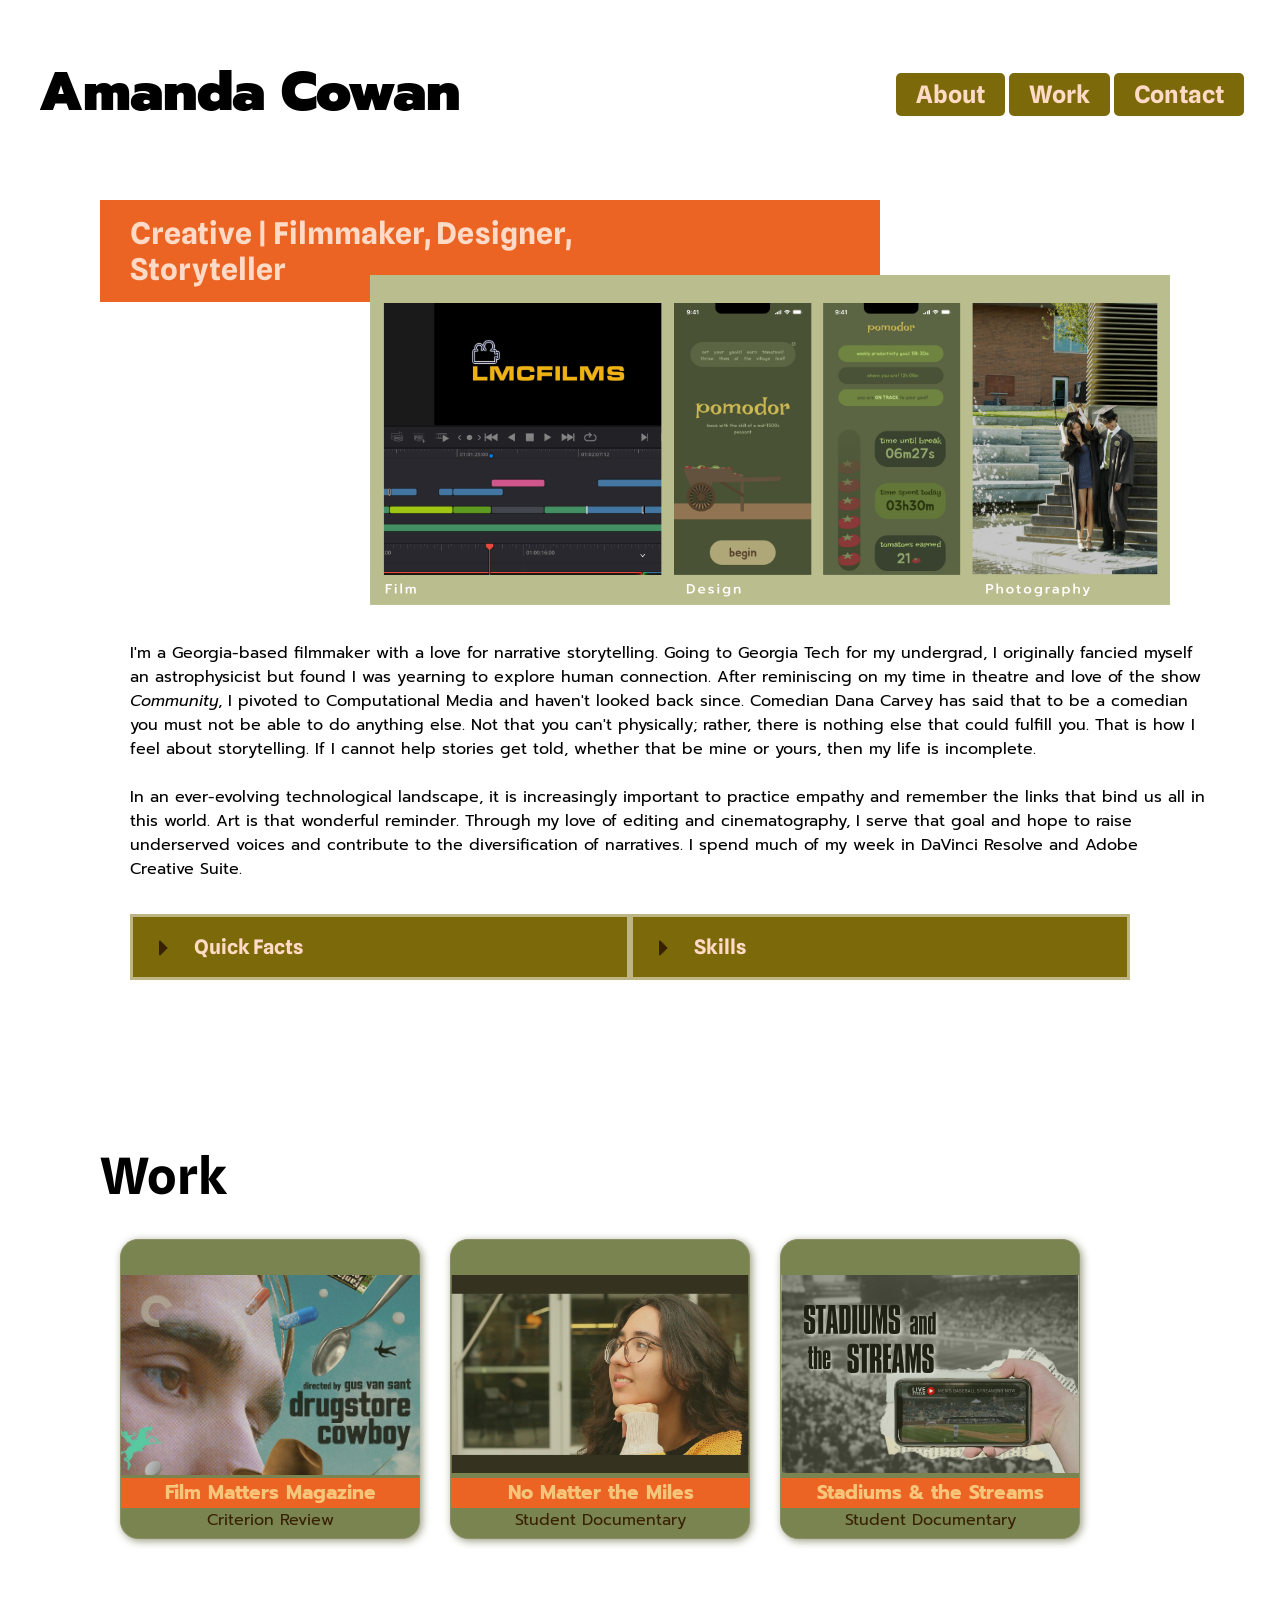
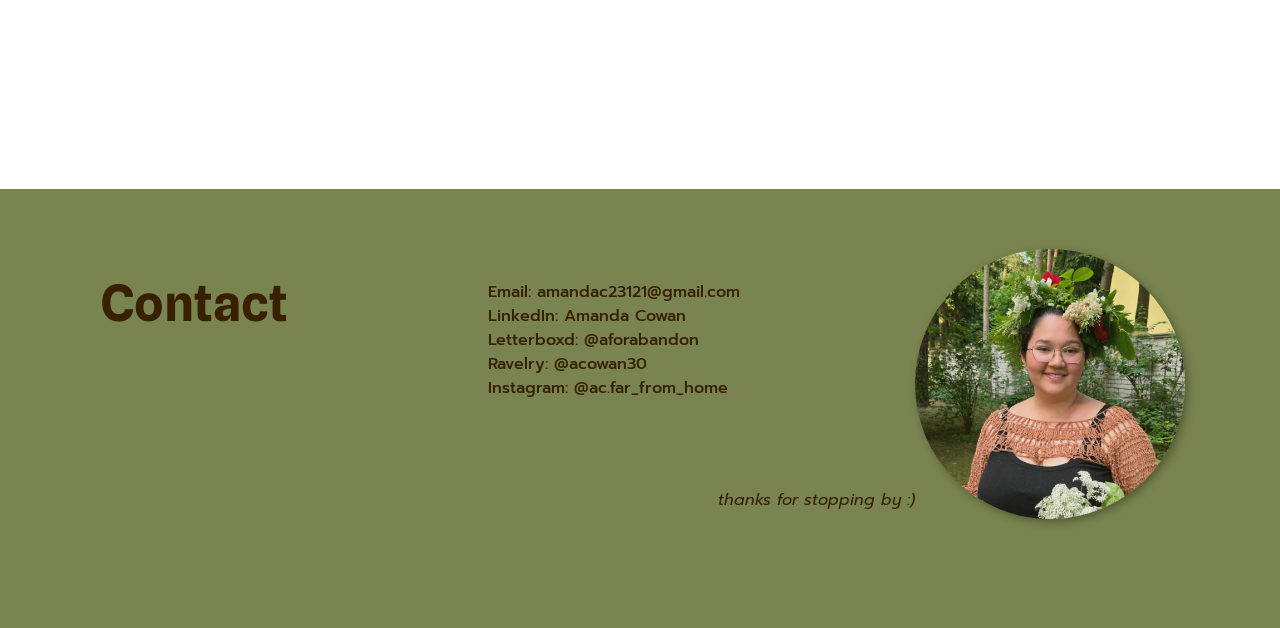
<file: index.html>
<!DOCTYPE html>
<html>
<head>
<title>Amanda Cowan Portfolio</title>
<link rel="icon" type="image/x-icon" href="webFavi.ico">
<meta charset="UTF-8">
<meta name="viewport" content="width=device-width, initial-scale=1">
<link rel="stylesheet" href="stylesheet.css">
<link rel="preconnect" href="https://fonts.googleapis.com">
<link rel="preconnect" href="https://fonts.gstatic.com" crossorigin>
<link href="https://fonts.googleapis.com/css2?family=Prompt:ital,wght@0,100;0,200;0,300;0,400;0,500;0,600;0,700;0,800;0,900;1,100;1,200;1,300;1,400;1,500;1,600;1,700;1,800;1,900&family=Spline+Sans:wght@300..700&display=swap" rel="stylesheet">
<style>
  .flex-container {
            height: 300px;
            display:flex;
  }

  .flex-main {
            flex-grow: 5;
            padding-left: 29px;
        }

  .flex-sidebar {
      flex-grow: 5;
      padding: 20px;
  }

  nav {
    padding-left: 400px;
    padding-top: 18px;
  }

  section {
    padding-top: 50px;
    padding-left: 100px;
    padding-right: 75px;
  }

  /*
     The following was used to create a collapsible list
     of skills in the 'Work' section.
  */

  .collapsible {
    background-color: #7C6A0A;
    cursor: pointer;
    padding: 18px;
    width: 500px;
    color:#FFDAC6;
    border-style: solid;
    border-color: #beb585;
    border-width: 1%;
    text-align: left;
    font-size: 32;
  }

  .active, .collapsible:hover {
    background-color: #b3a138;
  }

  .collapsible:after {
    content: '\23F5';
    color: #372100;
    padding-right: 20px;
    float: left;
    margin-left: 3px;
  }

  .active:after {
    content: '\23F7';
  }

  .content {
    padding: 0 18px;
    padding-top: 0px;
    margin-left: 15px;
    width: 500px;
    border-radius: 12px;
    max-height: 0;
    overflow:hidden;
    transition: max-height 0.2s ease-out;
    
  }

  /*
    The following CSS helps to create the slideshow gallery in 'Work'
  */
  * {
  box-sizing: border-box;
  }

  img {
    vertical-align: middle;
  }

  .container {
    position:relative;
  }

  .slides {
    display: none;
  }

  .cursor {
    cursor: pointer;
  }

  .prev,
  .next {
    cursor: pointer;
    position: absolute;
    top: 40%;
    width: auto;
    padding: 10px;
    margin-top: 50px;
    color:#EDF3EC;
    font-size: 15px;
    border-radius: 0 10px 10px 0;
    user-select: none;
    -webkit-user-select: none;
  }

  .next {
    right: 9.75%;
    border-radius: 10px 0 0 10px;
  }

  .prev:hover,
  .next:hover {
    background-color: rgba(76, 46, 5, 0.5);
  }

  .caption-container {
    text-align: left;
    background-color: rgba(76, 46, 5, 0.5);
    padding: 2px 5px;
    color:#EDF3EC;
  }

  .row:after {
    content: "";
    display: table;
    clear: both;
  }

  .column {
    float: left;
    width: 16.66%
  }

  .thumbnail {
    opacity: 0.6;
  }

  .active,
  .thumbnail:hover {
    opacity: 1;
  }

  .navigation {
    clip-path: shape(from 0 0,curve to 15% 4% with 10% 4%,curve to 25% 2% with 20% 4%,curve to 35% 5% with 30% 0%,curve to 45% 11.5% with 40% 10%,curve to 55% 7% with 50% 13%,curve to 65% 5% with 60% 1%,curve to 75% 6% with 70% 9%,curve to 85% 3% with 80% 3%,curve to 100% 0 with 90% 3%,vline to 100%,curve to 85% 97.5% with 90% 100%,curve to 75% 97% with 80% 95%,curve to 65% 95% with 70% 99%,curve to 55% 94% with 60% 91%,curve to 45% 92.5% with 50% 97%,curve to 35% 93.5% with 40% 88%,curve to 25% 93.5% with 30% 99%,curve to 15% 88.5% with 20% 88%,curve to 0 100% with 10% 89%,vline to 0);
  }

  .navigation:hover {
    opacity: 0.5;
  }


  /*All CSS below is for the various fonts, of which there are three families:
  *        - Lovers Quarrel: Used for name in top corner and extra embellishment
  *        - Simonetta: Used for headers, specifically Simonetta Black
  *        - Prompt: Used for general text throughout
  */

  .prompt-thin {
  font-family: "Prompt", sans-serif;
  font-weight: 100;
  font-style: normal;
  }

  .prompt-extralight {
    font-family: "Prompt", sans-serif;
    font-weight: 200;
    font-style: normal;
  }

  .prompt-light {
    font-family: "Prompt", sans-serif;
    font-weight: 300;
    font-style: normal;
  }

  .prompt-regular {
    font-family: "Prompt", sans-serif;
    font-weight: 400;
    font-style: normal;
  }

  .prompt-medium {
    font-family: "Prompt", sans-serif;
    font-weight: 500;
    font-style: normal;
  }

  .prompt-semibold {
    font-family: "Prompt", sans-serif;
    font-weight: 600;
    font-style: normal;
  }

  .prompt-bold {
    font-family: "Prompt", sans-serif;
    font-weight: 700;
    font-style: normal;
  }

  .prompt-extrabold {
    font-family: "Prompt", sans-serif;
    font-weight: 800;
    font-style: normal;
  }

  .prompt-black {
    font-family: "Prompt", sans-serif;
    font-weight: 900;
    font-style: normal;
  }

  .prompt-thin-italic {
    font-family: "Prompt", sans-serif;
    font-weight: 100;
    font-style: italic;
  }

  .prompt-extralight-italic {
    font-family: "Prompt", sans-serif;
    font-weight: 200;
    font-style: italic;
  }

  .prompt-light-italic {
    font-family: "Prompt", sans-serif;
    font-weight: 300;
    font-style: italic;
  }

  .prompt-regular-italic {
    font-family: "Prompt", sans-serif;
    font-weight: 400;
    font-style: italic;
  }

  .prompt-medium-italic {
    font-family: "Prompt", sans-serif;
    font-weight: 500;
    font-style: italic;
  }

  .prompt-semibold-italic {
    font-family: "Prompt", sans-serif;
    font-weight: 600;
    font-style: italic;
  }

  .prompt-bold-italic {
    font-family: "Prompt", sans-serif;
    font-weight: 700;
    font-style: italic;
  }

  .prompt-extrabold-italic {
    font-family: "Prompt", sans-serif;
    font-weight: 800;
    font-style: italic;
  }

  .prompt-black-italic {
    font-family: "Prompt", sans-serif;
    font-weight: 900;
    font-style: italic;
  }

  .spline-sans-bold {
    font-family: "Spline Sans", sans-serif;
    font-optical-sizing: auto;
    font-weight: 700;
    font-style: normal;
  }

</style>
</head>
<body>

<!-- Heading for the page, including the navigation -->
<div class="flex-container" style="height:125px">
  <div class="flex-main">
    <h1 class="prompt-semibold" 
      style="font-size: 54px; padding-left: 10px; overflow: hidden; white-space: nowrap; padding-top: 15px;">
      <b>Amanda Cowan</b>
    </h1>
  </div>
  <div class="flex-sidebar" style="padding-top: 55px;">
    <nav>
      <button onclick="document.location='#About'" 
        style="border: none; border-radius: 5px; background-color: #7C6A0A; font-size: 24px; color: #FFDAC6;
          padding-top: 7px; padding-bottom: 7px; padding-left: 20px; padding-right: 20px;" 
        class="spline-sans-bold cursor navigation">
        About
      </button>
      <button onclick="document.location='#Work'"
        style="border: none; border-radius: 5px; background-color: #7C6A0A; font-size: 24px; color: #FFDAC6;
          padding-top: 7px; padding-bottom: 7px; padding-left: 20px; padding-right: 20px;"
        class="spline-sans-bold cursor navigation">
        Work
      </button>
      <button onclick="document.location='#Contact'"
        style="border: none; border-radius: 5px; background-color: #7C6A0A; font-size: 24px; color: #FFDAC6;
          padding-top: 7px; padding-bottom: 7px; padding-left: 20px; padding-right: 20px;"
        class="spline-sans-bold cursor navigation">
        Contact
      </button>
    </nav>
  </div>
  
<!-- End of Heading -->
</div>

<!--About Section!-->
<div>
  <section id="About">
    <h1 class="spline-sans-bold" style="font-size: 30px; position: absolute; z-index: -1; margin-right: 400px;
      padding-right: 250px; padding-left: 30px; padding-top: 15px; padding-bottom: 15px;
      background-color: #EB6424; color:#FFDAC6">
      Creative | Filmmaker, Designer, Storyteller</h1>
    <div style="position: relative; left: 200px; width: 800px; border: none; background-color: #BABD8D; 
      margin-top: 100px; margin-left: 70px;">
      <image src="/Portfolio Items/Website Header Compiled.svg" height="330" width="800"></image>
    </div>
    <div style="padding-top: 20px; padding-left: 30px;">
      <p class="prompt-regular"> 
        I'm a Georgia-based filmmaker with a love for narrative storytelling. 
        Going to Georgia Tech for my undergrad, I originally fancied myself an astrophysicist but found I was yearning to explore human connection. 
        After reminiscing on my time in theatre and love of the show <i>Community</i>, I pivoted to Computational Media and haven't looked back since.
        Comedian Dana Carvey has said that to be a comedian you must not be able to do anything else. 
        Not that you can't physically; rather, there is nothing else that could fulfill you. 
        That is how I feel about storytelling. If I cannot help stories get told, whether that be mine or yours, then my life is incomplete.
        <br> <br>
        In an ever-evolving technological landscape, it is increasingly important to practice empathy and remember the links that bind us all in this world. 
        Art is that wonderful reminder. 
        Through my love of editing and cinematography, I serve that goal and hope to raise underserved voices and contribute to the diversification of narratives. I spend much of my week in DaVinci Resolve and Adobe Creative Suite. 
      </p>
      <div class="flex-container" style="height:fit-content">
        <div>
          <h2 class="collapsible spline-sans-bold" style="font-size: 20px; color:#FFDAC6;">Quick Facts</h2>
          <ul class="content prompt-regular" style="padding-left: 40px; margin-right: -40px;">
            <li>Driven by storytelling in all aspects.
              <ul>
                <li>Data</li>
                <li>Film</li>
                <li>Design</li>
              </ul>
            </li> 
            <li>Georgia Tech Graduate <small>(2025)</small>
              <ul>
                <li>B.S. Computational Media</li>
                <li>Minored in Russian Studies</li>
                  <ul>
                    <li>Если вы когда-то хотите говорить, я бы любила!</li>
                  </ul>
              </ul>
            </li>
            <li>Self-Proclaimed Cinephile
              <ul>
                <li>Link with me on
                  <b><a href="https://letterboxd.com/aforabandon/">
                    Letterboxd!
                  </a></b>
                </li>
              </ul>
            </li>
            <li>Fiber Artist
              <ul>
                <li>While I started with crochet, I have started to lean a lot more towards knitting recently. If you want to see what I'm working on, check out my account on 
                  <b><a href="https://www.ravelry.com/projects/acowan30">
                    Ravelry!
                  </a></b>
                </li>
              </ul>
            </li>
            <li>
              All parts of this website were made by me, from the photography to the code!
              <ul>
                <li>If you see any glaring errors or have questions, please feel free to <a href="#Contact">reach out</a>!
                </li>
              </ul>
            </li>
          </ul>
        </div>
        <div>
          <h2 class="collapsible spline-sans-bold" style="font-size: 20px; color:#FFDAC6;">Skills</h2>
          <ul class="content prompt-regular" style="padding-left: 40px; margin-right: -40px;">
            <li>Software:
              <ul>
                <li>Davinci Resolve</li>
                <li style="margin-right: -40px;">Adobe Creative Cloud</li>
                <ul>
                  <li>Photoshop</li>
                  <li>Illustrator</li>
                  <li>Lightroom</li>
                  <li>Premiere Pro</li>
                </ul>
                <li>Figma</li>
                <li>Jira</li>
                <li>Tableau</li>
                <li>Microsoft Office</li>
              </ul>
            </li> 
            <li>Languages (Global & Programming): 
              <ul>
                <li>Russian <small style="color:gray"> | conversational</small></li>
                <li>Java <small style="color:gray"> | proficient</small></li>
                <li>Python <small style="color:gray"> | proficient</small></li>
                <li>C <small style="color:gray"> | some knowledge</small></li>
                <li>HTML & CSS <small style="color:gray"> | proficient</small></li>
                <li>Javascript <small style="color:gray"> | some knowledge</small></li>
              </ul>
            </li>
          </ul>
        </div>
        
      </div>
      
    </div>
  </section>
</div>

<!--Work Section!-->
<div id="Work" style="padding-bottom: 250px;">
  <h1 class="spline-sans-bold" style="font-size: 50px; padding-left: 100px; padding-top: 100px;">Work</h1>
  <div class="flex-container projectContainer">
    <div class="projectCard" id="filmCritic" style="background-color: #7A8450;"
      onclick="window.open('https://www.filmmattersmagazine.com/2025/10/15/drugstore-cowboy-1989-reviewed-by-amanda-cowan/')">
      <img style="width: 299px; margin: auto;
        margin-top: 35px; opacity: 0.75;"
        src="drugstoreCowboy.jpg">
      <p style="margin-top: 20px; height: 30px; width: 299px; font-size: larger; color: #f7c57a; background-color: #EB6424;"><b>Film Matters Magazine</b></p>
      <p style="margin-top: 16.9px; height: 20px; width: 299px; color: #372100;">Criterion Review</p> </div>
    <div class="projectCard" id="milesDoc" style="background-color: #7A8450;"
      onclick="window.open('https://youtu.be/TUyO9MtBH1U')">
      <img style="width: 299px; margin: auto;
        margin-top: 35px; opacity: 0.75;"
        src="noMatterMiles299x199.svg">
      <p style="margin-top: 20px; height: 30px; width: 299px; font-size: larger; color: #f7c57a; background-color: #EB6424;"><b>No Matter the Miles</b></p>
      <p style="margin-top: 16.9px; height: 20px; width: 299px; color: #372100;">Student Documentary</p> </div>
    <div class="projectCard" id="stadiumDoc" style="background-color: #7A8450;"
      onclick="window.open('https://youtu.be/z5ITjdLuODA')">
      <img style="width: 299px; margin: auto;
        margin-top: 35px; opacity: 0.75;"
        src="stadiumStreams.svg">
      <p style="margin-top: 20px; height: 30px; width: 299px; font-size: larger; color: #f7c57a; background-color: #EB6424;"><b>Stadiums & the Streams</b></p>
      <p style="margin-top: 16.9px; height: 20px; width: 299px; color: #372100;">Student Documentary</p> </div>

    </div>
  </div>
  
</div>

<!--Contact Section!-->
<div id="Contact" style="background-color: #7A8450;">
  <div class="flex-container" style="height: fit-content;">
      <h1 class="spline-sans-bold" style="color:#372100;font-size: 50px; padding-left: 100px; padding-top: 50px;">Contact</h1>
      <div style="padding-top: 20px; padding-bottom: 100px">
        <p class="prompt-medium" style="color:#372100; padding-left: 200px; margin-right: 175px; padding-top: 55px;">
          Email: <a href="mailto: amandac23121@gmail.com">amandac23121@gmail.com</a> <br>
          LinkedIn: <a href="https://www.linkedin.com/in/amanda-cowan-9978b525a/">Amanda Cowan</a> <br>
          Letterboxd: <a href="https://letterboxd.com/aforabandon/">@aforabandon</a> <br>
          Ravelry: <a href="https://www.ravelry.com/projects/acowan30">@acowan30</a> <br>
          Instagram: <a href="https://www.instagram.com/ac.far_from_home/?next=%2F">@ac.far_from_home</a> <br>
          <br> <br> <br>
        </p>
        <p class="prompt-regular-italic" style="text-align: right; color:#372100"> thanks for stopping by :) </p>
      </div>
        <div style="padding-top: 60px;"><img style="border-radius: 50%; width: 270px; opacity: 0.87; box-shadow: #4d5430 3px 3px 8px;" src="selfPic.PNG"> </div>
    </div>
</div>

<!--JavaScript Portion!
    Used to animate the Collapsible toggle list in the Work section.
    Used to enable the slideshow gallery in the Work section.
    Will attempt to use to enable pop-up descriptions for Portfolio section-->
<script>
  var coll = document.getElementsByClassName("collapsible");
  var i;

  for (i = 0; i < coll.length; i++) {
    coll[i].addEventListener("click", function() {
      this.classList.toggle("active");
      var content = this.nextElementSibling;
      if (content.style.maxHeight){
        content.style.maxHeight = null;
      } else {
        content.style.maxHeight = content.scrollHeight + "px";
      }
    });
  }

const filmCritic = document.getElementById("filmCritic");
const criticPad = filmCritic.style.padding;
const criticTitle = filmCritic.innerHTML;
filmCritic.addEventListener("mouseover", function() {
  const criticInfo = "Released in 1989, Drugstore Cowboy adapts criminal James Vogel's autobiography of the same name. Click here to read my review of its 2025 Criterion release, published online at Film Matters Magazine.";
  filmCritic.innerHTML = criticInfo;
  filmCritic.style.paddingTop = "60px";
  filmCritic.style.paddingLeft = "20px";
  filmCritic.style.paddingRight = "20px";
});
filmCritic.addEventListener("mouseout", function() {
  filmCritic.innerHTML = criticTitle;
  filmCritic.style.padding = criticPad;
});

const milesDoc = document.getElementById("milesDoc");
const milesPad = milesDoc.style.padding;
const milesTitle = milesDoc.innerHTML;
milesDoc.addEventListener("mouseover", function(){
  const milesInfo = "An exploration of long-distance friendship, No Matter the Miles follows director Suhani Mahajan and takes a look at how she maintains meaningful cross-country connection.";
  milesDoc.innerHTML = milesInfo;
  milesDoc.style.paddingTop = "80px";
  milesDoc.style.paddingLeft = "20px";
  milesDoc.style.paddingRight = "20px";
});
milesDoc.addEventListener("mouseout", function() {
  milesDoc.innerHTML = milesTitle;
  milesDoc.style.padding = milesPad;
});

const stadiumDoc = document.getElementById("stadiumDoc");
const stadiumPad = stadiumDoc.style.padding;
const stadiumTitle = stadiumDoc.innerHTML;
stadiumDoc.addEventListener("mouseover", function(){
  const stadiumInfo = "The Internet changed how we interact with everything. What does that change look like in college sports? By examining multiple levels of sports viewership and interactivity across Georgia Tech campus, 'Stadiums and the Streams' attempts to gain insight into the ongoing projection.";
  stadiumDoc.innerHTML = stadiumInfo;
  stadiumDoc.style.paddingTop = "25px";
  stadiumDoc.style.paddingLeft = "20px";
  stadiumDoc.style.paddingRight = "20px";
});
stadiumDoc.addEventListener("mouseout", function() {
  stadiumDoc.innerHTML = stadiumTitle;
  stadiumDoc.style.padding = stadiumPad;
});
</script>

</body>
</html>
</file>
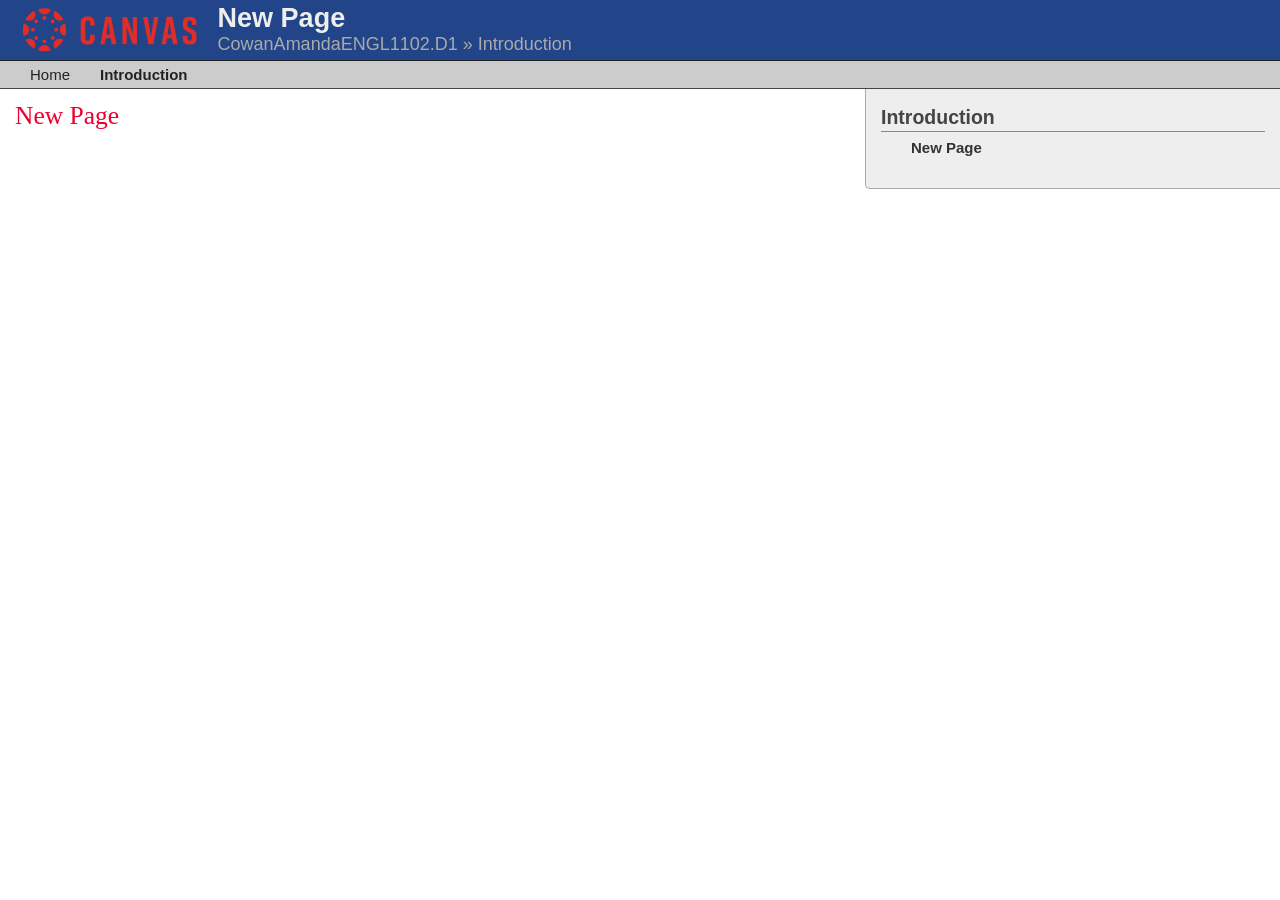
<file: eportfolio/Introduction_New_Page.html>
<!DOCTYPE html PUBLIC "-//W3C//DTD XHTML 1.0 Transitional//EN"
        "http://www.w3.org/TR/xhtml1/DTD/xhtml1-transitional.dtd">
<html xmlns="http://www.w3.org/1999/xhtml">
<head>
  <meta http-equiv="Content-Type" content="text/html;charset=utf-8" />
  <title>New Page -- CowanAmandaENGL1102.D1</title>
  <link href="eportfolio.css" media="screen" rel="stylesheet" type="text/css" />
</head>
<body>
<div id="container">
  <div id="header">
    <a href="#skip_navigation" id="skip_navigation_link">Skip Navigation</a>
    <a href="http://www.instructure.com" title="Created with Canvas"><img class="logo" src="logo.svg" alt="logo"/></a>
    <h1>New Page</h1>
    <h2><a href="Home_Introduction.html">CowanAmandaENGL1102.D1</a> &#187; <a href="Introduction_New_Page.html">Introduction</a></h2>
    <div class="clear"></div>
  </div>
  <div class="clear"></div>
  <div id="nav-level2">
    <ul>
      <li class=""><a href="Home_Introduction.html">Home</a></li>
      <li class="current"><a href="Introduction_New_Page.html">Introduction</a></li>
    </ul>
    <div class="clear"></div>
  </div>
  <div id="content">
    <a name="skip_navigation"></a>
    <h2>New Page</h2>
    <div id="page_content">
    </div>
  </div>
  <div id="sidebar">
    <div class="section_header">
      Introduction
    </div>
    <ul id="page_list">
        <li id="page_189892" class="page current">
          <a class="page_url" href="Introduction_New_Page.html">
            <span class="name">New Page</span>
          </a>
        </li>
    </ul>
  </div>
</div>


</body>
</html>
</file>
<file: eportfolio/eportfolio.css>
/* This is explicitly not a sass file and doesn't go through our normal process because it is only for use in a downloaded zip */
html,
body {
  background: #fff;
  margin: 0;
  padding: 0;
  color: #444;
  font: 15px/1.4 arial, sans-serif;
}

.clear {
  clear: both;
  display: block;
  margin: 0;
  padding: 0;
  height: 0px;
  font-size: 0px;
}

a {
  color: #333;
  text-decoration: none;
}

a img {
  border: 0;
}

form {
  margin-top: 0;
  margin-bottom: 0;
}

img {
  vertical-align: middle;
}

#container {
  width: 100%;
  min-width: 900px;
  position: relative;
  top: 0;
  margin: 0;
  padding: 0;
}

#header {
  color: #eee;
  background-color: #248;
  height: 5em;
  height: 60px;
  position: relative;
  padding-left: 20px;
}

#header .logo {
  float: left;
  margin-right: 15px;
  height: 60px;
}

#header h1 {
  margin: 0;
  padding-top: 0.2em;
  font-size: 1.8em;
  line-height: 1em;
}

#header h2 {
  margin: 0;
  font-size: 1.2em;
  font-weight: normal;
  padding-left: 5em;
  color: #aaa;
}

#header h2 a {
  color: #aaa;
}

#header #content_tags {
  position: absolute;
  right: 10px;
  bottom: 5px;
  color: #444;
  font-size: 0.8emf;
}

#header #content_tags:hover,
#header #content_tags:focus {
  color: #ccc;
}

#header #content_tags:hover a,
#header #content_tags:focus a {
  color: #ccc;
}

#header #content_tags a {
  color: #222;
}

#header #skip_navigation_link {
  position: absolute;
  left: -10000px;
  top: auto;
  width: 1px;
  height: 1px;
  overflow: hidden;
}

#header #skip_navigation_link:focus {
  left: 0px;
  width: auto;
  height: auto;
  color: #aaa;
}

#nav-level2 {
  clear: both;
  background-color: #ccc;
  border-top: 1px solid #222;
  border-bottom: 1px solid #444;
  padding-left: 1em;
}

#nav-level2 ul {
  margin: 0;
  padding: 0;
}

#nav-level2 li {
  float: left;
  list-style-type: none;
  padding: 0.2em 1em 0.2em 1em;
}

#nav-level2 li .title {
  font-size: 0.8em;
  color: #888;
  padding-left: 5px;
}

#nav-level2 li .subtitle {
  font-weight: bold;
  color: #444;
}

#nav-level2 a {
  text-decoration: none;
  color: #222;
}

#nav-level2 a:hover {
  text-decoration: underline;
}

#nav-level2 li.current {
  font-weight: bold;
}

#nav-level2 li:hover {
  background-color: #eee;
}

#content .user_content a,
#wide_content .user_content a {
  text-decoration: underline;
  color: #cd002f;
}

#content {
  clear: left;
  float: left;
  width: 60%;
  margin-left: 15px;
  padding-top: 10px;
  position: relative;
}

#content h2 {
  font: 1.7em/1.3 georgia, serif;
  color: #ed002f;
  margin-top: 0;
  margin-bottom: 0.1em;
}

#content h3 {
  font: 1.3em/1 georgia, serif;
  color: #444;
  margin-top: 0;
  margin-bottom: 0.1em;
}

#content p {
  margin-top: 0;
  margin-bottom: 1em;
}

#sidebar,
#floating_sidebar {
  float: right;
  width: 30%;
  background: #eee;
  border: 1px solid #aaa;
  border-top-width: 0;
  border-right-width: 0;
  padding: 1em;
  -moz-border-radius-bottomleft: 5px;
  -webkit-border-bottom-left-radius: 5px;
  border-bottom-left-radius: 5px;
}

#sidebar h2,
#floating_sidebar h2 {
  font: 1.3em/1 georgia, serif;
  color: #ed002f;
  margin-top: 0;
  margin-bottom: 0.1em;
}

#sidebar h2 .small_link,
#floating_sidebar h2 .small_link {
  font-size: 0.6em;
  font-family: arial, sans-serif;
}

#sidebar h4.item_list_header,
#floating_sidebar h4.item_list_header {
  font-size: 1.3em;
  font-weight: bold;
  border-bottom: 1px solid #888;
  margin: 0;
}

#sidebar ul.item_list,
#floating_sidebar ul.item_list {
  margin-top: 0;
  list-style-type: none;
  padding-left: 15px;
}

#sidebar ul.item_list.limit_height,
#floating_sidebar ul.item_list.limit_height {
  max-height: 150px;
  overflow: auto;
}

#sidebar p,
#floating_sidebar p {
  margin-top: 0;
  margin-bottom: 1em;
}

#sidebar table.summary,
#floating_sidebar table.summary {
  border-collapse: collapse;
  min-width: 80%;
  margin: 5px 20px;
}

#sidebar table.summary th,
#floating_sidebar table.summary th {
  background-color: #444;
  color: #eee;
  border: 1px solid #888;
  font-weight: bold;
  padding: 2px 10px;
  text-align: left;
}

#sidebar table.summary td,
#floating_sidebar table.summary td {
  border: 1px solid #888;
  background-color: #ddd;
}

.event_pending {
  opacity: 0.4;
  filter: alpha(opacity=40);
}

.nobr {
  white-space: nowrap;
}

.hidden-readable {
  position: absolute;
  left: -10000px;
  top: auto;
  width: 1px;
  height: 1px;
  overflow: hidden;
}

#page_content .section {
  position: relative;
}

#page_content .section .links,
#page_content .section .section_type_name,
#page_content .section .move_link {
  display: none;
}

#page_content .section .upload {
  font-size: 1.1em;
}

#page_content .section .upload .filename {
  font-weight: bold;
  text-decoration: underline;
}

#page_content .section .file_list {
  text-align: left;
}

#page_content .section .file_list .instTree .leaf.active {
  background-color: #ddd;
  -moz-border-radius: 3px;
  border-radius: 3px;
}

#page_content .section.read_only div.section_content {
  display: block;
}

#page_content .section.read_only div.form_content {
  display: none;
}

#sidebar .section_header {
  border-bottom: 1px solid #888;
  font-size: 1.3em;
  font-weight: bold;
  position: relative;
}

#sidebar .section_header .links {
  position: absolute;
  right: 0;
  bottom: 2px;
  font-size: 0.6em;
  font-weight: normal;
}

#sidebar #page_list {
  padding-left: 30px;
  margin-top: 5px;
  list-style-type: none;
}

#sidebar #page_list .page.current a {
  font-weight: bold;
}

#sidebar #page_list .page a:hover {
  text-decoration: underline;
}
</file>
<file: stylesheet.css>
/* W3.CSS 4.15 December 2020 by Jan Egil and Borge Refsnes */
html{box-sizing:border-box}*,*:before,*:after{box-sizing:inherit}
/* Extract from normalize.css by Nicolas Gallagher and Jonathan Neal git.io/normalize */
html{-ms-text-size-adjust:100%;-webkit-text-size-adjust:100%}body{margin:0}
article,aside,details,figcaption,figure,footer,header,main,menu,nav,section{display:block}summary{display:list-item}
audio,canvas,progress,video{display:inline-block}progress{vertical-align:baseline}
audio:not([controls]){display:none;height:0}[hidden],template{display:none}
a{background-color:transparent}a:active,a:hover{outline-width:0}
abbr[title]{border-bottom:none;text-decoration:underline;text-decoration:underline dotted}
b,strong{font-weight:bolder}dfn{font-style:italic}mark{background:#ff0;color:#000}
small{font-size:80%}sub,sup{font-size:75%;line-height:0;position:relative;vertical-align:baseline}
sub{bottom:-0.25em}sup{top:-0.5em}figure{margin:1em 40px}img{border-style:none}
code,kbd,pre,samp{font-family:monospace,monospace;font-size:1em}hr{box-sizing:content-box;height:0;overflow:visible}
button,input,select,textarea,optgroup{font:inherit;margin:0}optgroup{font-weight:bold}
button,input{overflow:visible}button,select{text-transform:none}
button,[type=button],[type=reset],[type=submit]{-webkit-appearance:button}
button::-moz-focus-inner,[type=button]::-moz-focus-inner,[type=reset]::-moz-focus-inner,[type=submit]::-moz-focus-inner{border-style:none;padding:0}
button:-moz-focusring,[type=button]:-moz-focusring,[type=reset]:-moz-focusring,[type=submit]:-moz-focusring{outline:1px dotted ButtonText}
fieldset{border:1px solid #c0c0c0;margin:0 2px;padding:.35em .625em .75em}
legend{color:inherit;display:table;max-width:100%;padding:0;white-space:normal}textarea{overflow:auto}
[type=checkbox],[type=radio]{padding:0}
[type=number]::-webkit-inner-spin-button,[type=number]::-webkit-outer-spin-button{height:auto}
[type=search]{-webkit-appearance:textfield;outline-offset:-2px}
[type=search]::-webkit-search-decoration{-webkit-appearance:none}
::-webkit-file-upload-button{-webkit-appearance:button;font:inherit}
/* End extract */

a {
    color: #372100; 
    text-decoration: none;
}

.projectCard {
    display: grid;
    background-color: #BABD8D;
    border-radius: 18px;
    text-align: center;
    justify-items: center;
    height: 300px;
    width: 300px;
    margin-left: 20px;
    margin-right: 10px;
    font-family: "Prompt", sans-serif;
    row-gap: 3px;
    grid-template-rows: 215px 30px 25px;
    box-shadow: 2px 2px 8px #999b80;
    
    border: #8d9067;
    border-width: 1px;
    border-right-width: 1.5px;
    border-bottom-width: 1.5px;
    border-style: solid;
    cursor: pointer;
  }

  .projectContainer {
    margin-left: 100px;
    margin-right: 100px;;
  }
</file>
